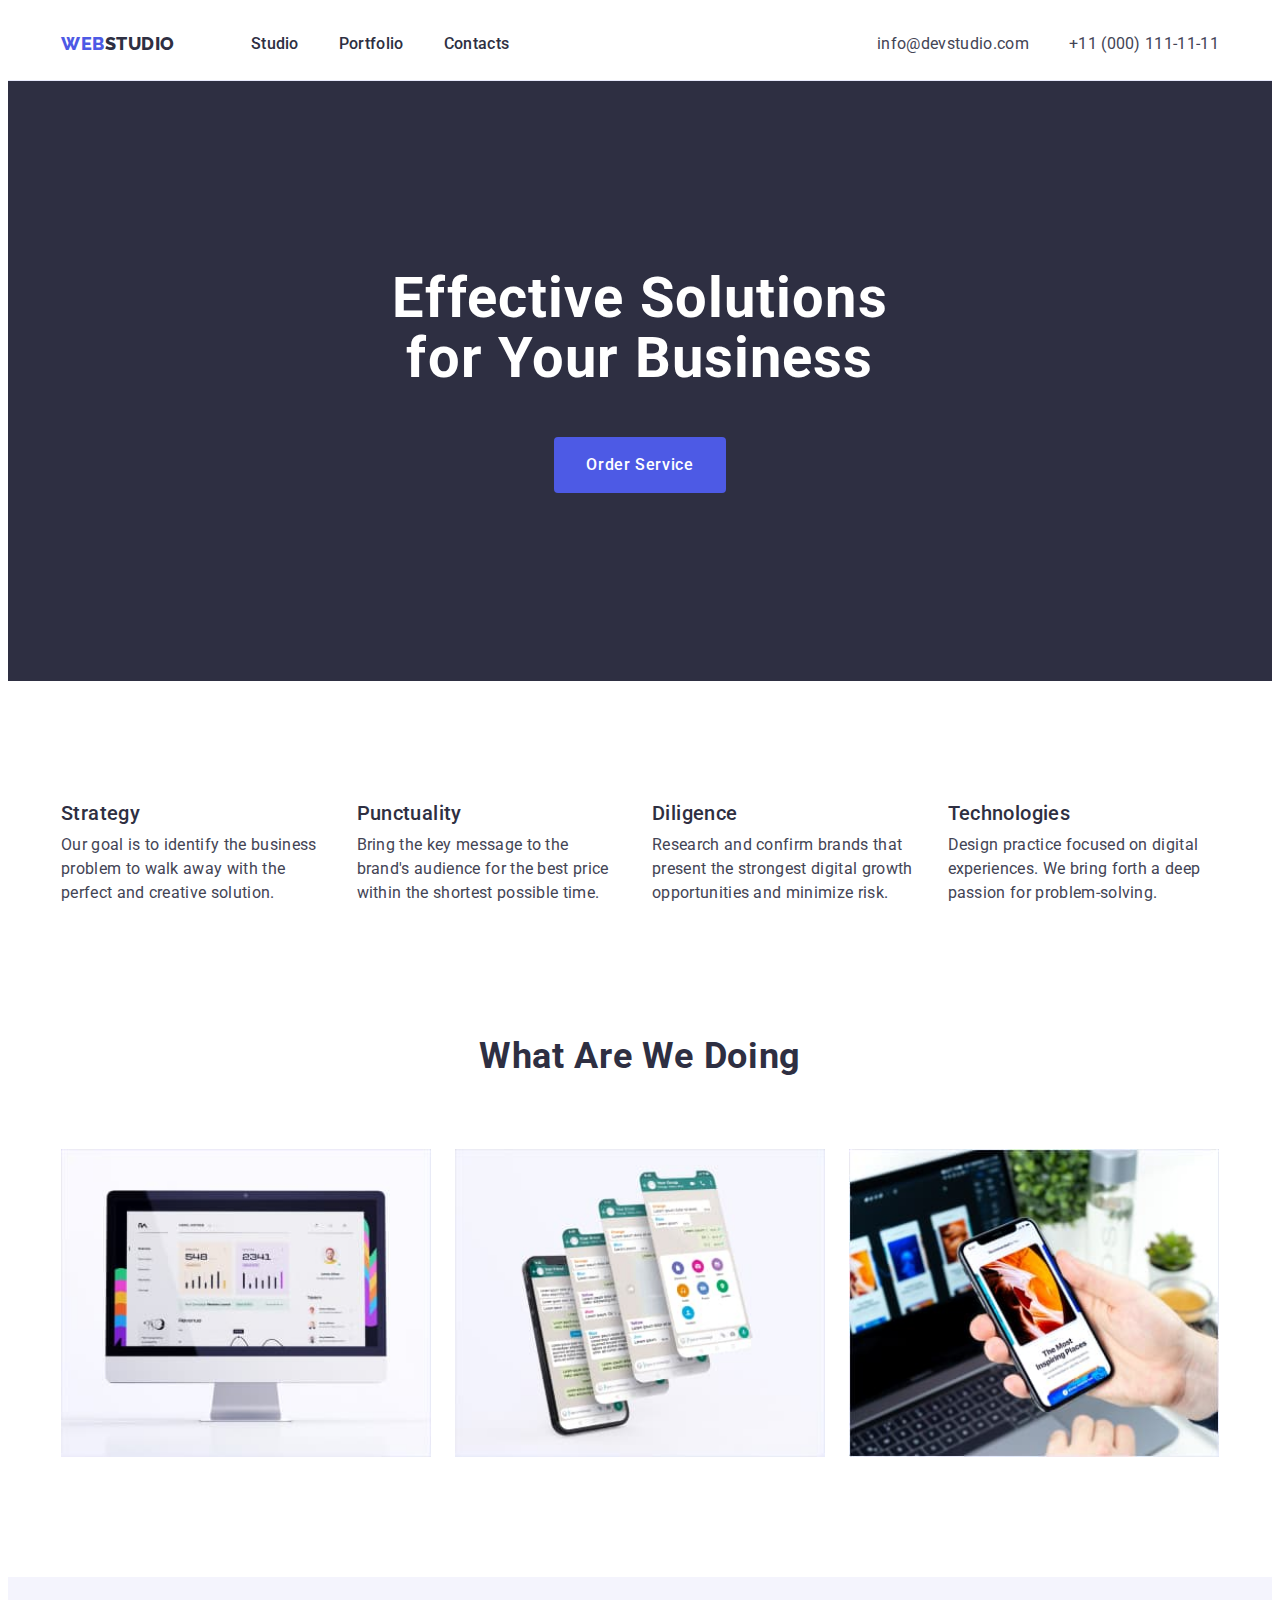
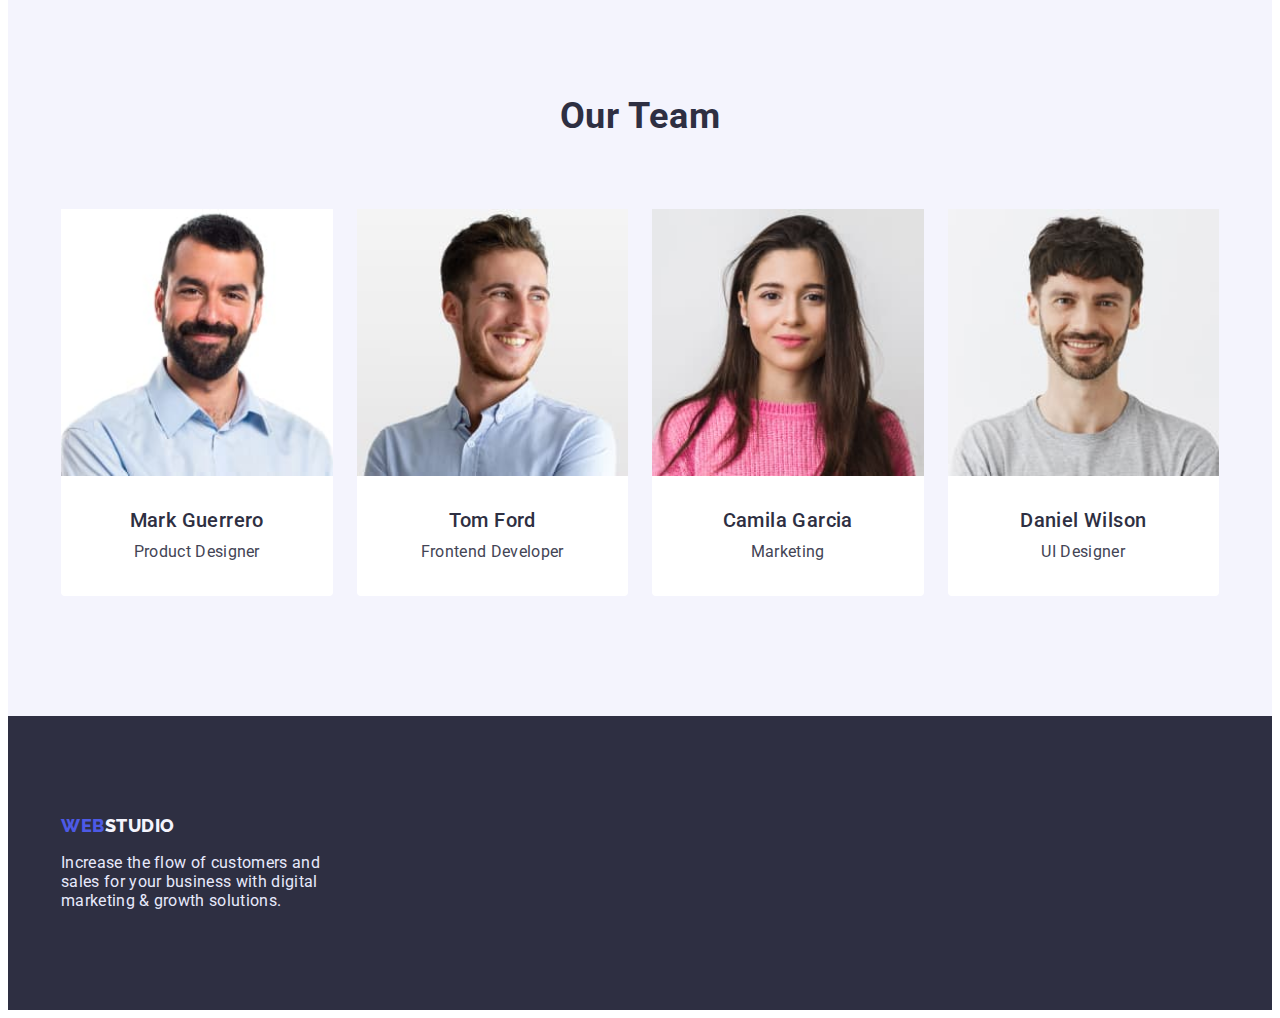
<file: index.html>
<!DOCTYPE html>

    <html lang="en">
    <head>
        <meta charset="UTF-8">
        <meta http-equiv="X-UA-Compatible" content="IE=edge">
        <meta name="viewport" content="width=device-width, initial-scale=1.0">
        <title>WebStudio</title>
        <link rel="stylesheet" href="https://cdnjs.cloudflare.com/ajax/libs/modern-normalize/1.1.0/modern-normalize.min.css" integrity="sha512-wpPYUAdjBVSE4KJnH1VR1HeZfpl1ub8YT/NKx4PuQ5NmX2tKuGu6U/JRp5y+Y8XG2tV+wKQpNHVUX03MfMFn9Q==" crossorigin="anonymous" referrerpolicy="no-referrer" />
        <link rel="preconnect" href="https://fonts.googleapis.com">
        <link rel="preconnect" href="https://fonts.gstatic.com" crossorigin>
        <link href="https://fonts.googleapis.com/css2?family=Montserrat:wght@400;700&family=Raleway:wght@800&family=Roboto:wght@400;500;700&display=swap" rel="stylesheet">
        <link rel="stylesheet" href="css/styles.css">
    </head>
    <body>
        <header class="header">
            <div class="container header-container">
            <nav class="header-navigation">
            <a class="header-logo" href="./index.html"><span>Web</span>Studio</a>
            <ul class="header-list">
        <li class="header-item item">
            <a class="header-link" href="./index.html">Studio</a>
        </li>
        <li class="header-item item">
            <a class="header-link" href="./portfolio.html">Portfolio</a>
        </li>
        <li class="header-item item">
            <a class="header-link" href="./contacts.html">Contacts</a>
        </li>
    </ul>
    </nav>
    <address>
        <ul class="header-address">
            <li class="header-item item"> 
                <a class="header-contacts" href="mailto:info@devstudio.com">info@devstudio.com</a>
            </li>
            <li class="header-item item">
                <a class="header-contacts" href="tel:+110001111111">+11 (000) 111-11-11</a>
            </li>
        </ul>
    </address>
    </div>  
    </header>
    
        <main>
            <!--Section1-->
        <section class="hero">
            <div class="container hero-container">
            <h1 class="hero-title">Effective Solutions for Your Business</h1>
                <button class="hero-btn" type="button">Order Service</button>
            </div>
        </section>
        <!--Section2-->
        <section class="section advantages">
            <div class="container">
            <h2 class="visually-hidden">Adantages</h2>
        <ul class="advantages-list">
            <li class="advantages-item item">
                <h3 class="advantages-subtitle">Strategy</h3>
                <p class="advantages-text">Our goal is to identify the business problem to walk away with the perfect and creative solution.</p>
            </li>
            <li class="advantages-item item">
                <h3 class="advantages-subtitle">Punctuality</h3>
                <p class="advantages-text">Bring the key message to the brand's audience for the best price within the shortest possible time.</p>
            </li>
            <li class="advantages-item item">
                <h3 class="advantages-subtitle">Diligence</h3>
                <p class="advantages-text">Research and confirm brands that present the strongest digital growth opportunities and minimize risk.</p>
            </li>
            <li class="advantages-item item">
                <h3 class="advantages-subtitle">Technologies</h3>
                <p class="advantages-text">Design practice focused on digital experiences. We bring forth a deep passion for problem-solving.</p>
            </li>
        </ul>
        </div>
        </section>
        <!--Section3-->
        <section class="section doing">
            <div class="container">
            <h2 class="doing-title">What are we doing</h2>
            <ul class="doing-list">
                <li class="doing-item item">
                    <img src="./images/work/images1.jpg" alt="computer" width="360" height="300">
                </li>
                <li class="doing-item item">
                    <img src="./images/work/images2.jpg" alt="mobile software" width="360" height="300">
                </li>
                <li class="doing-item item">
                    <img src="./images/work/images3.jpg" alt="smartphone" width="360" height="300">
                </li>
            </ul>
        </div>
        </section>
        <!--Section4-->
        <section class="section team">
            <div class="container">
        <h2 class="team-title">Our Team</h2>
        <ul class="team-list">
            <li class="team-item item">  
                <img src="./images/team/specialist1.jpg" alt="specialist Mark Guerrero" width="264" height="260">
                <h3 class="team-subtitle">Mark Guerrero</h3>
                <p class="team-text">Product Designer</p>
            </li>
            <li class="team-item item">
            <img src="./images/team/specialist2.jpg" alt="specialist Tom Ford" width="264" height="260">
            <h3 class="team-subtitle">Tom Ford</h3>
            <p class="team-text">Frontend Developer</p>
            </li>
            <li class="team-item item">
                <img src="./images/team/specialist3.jpg" alt="specialist Camila Garcia" width="264" height="260">
                <h3 class="team-subtitle">Camila Garcia</h3>
                <p class="team-text">Marketing</p>
            </li>
            <li class="team-item item">
                <img src="./images/team/specialist4.jpg" alt="specialist Daniel Wilson" width="264" height="260">
                <h3 class="team-subtitle">Daniel Wilson</h3>
                <p class="team-text">UI Designer</p>
            </li>
        </ul>
        </div>
        </section>
        </main>
        <footer class="footer">
            <div class="container">
            <a href="./index.html" class="footer-logo"><span>Web</span>Studio</a>
            <p class="footer-text">Increase the flow of customers and sales for your business with digital marketing & growth solutions.</p>
        </div>
        </footer>

        
    </body>
    </html>
</file>
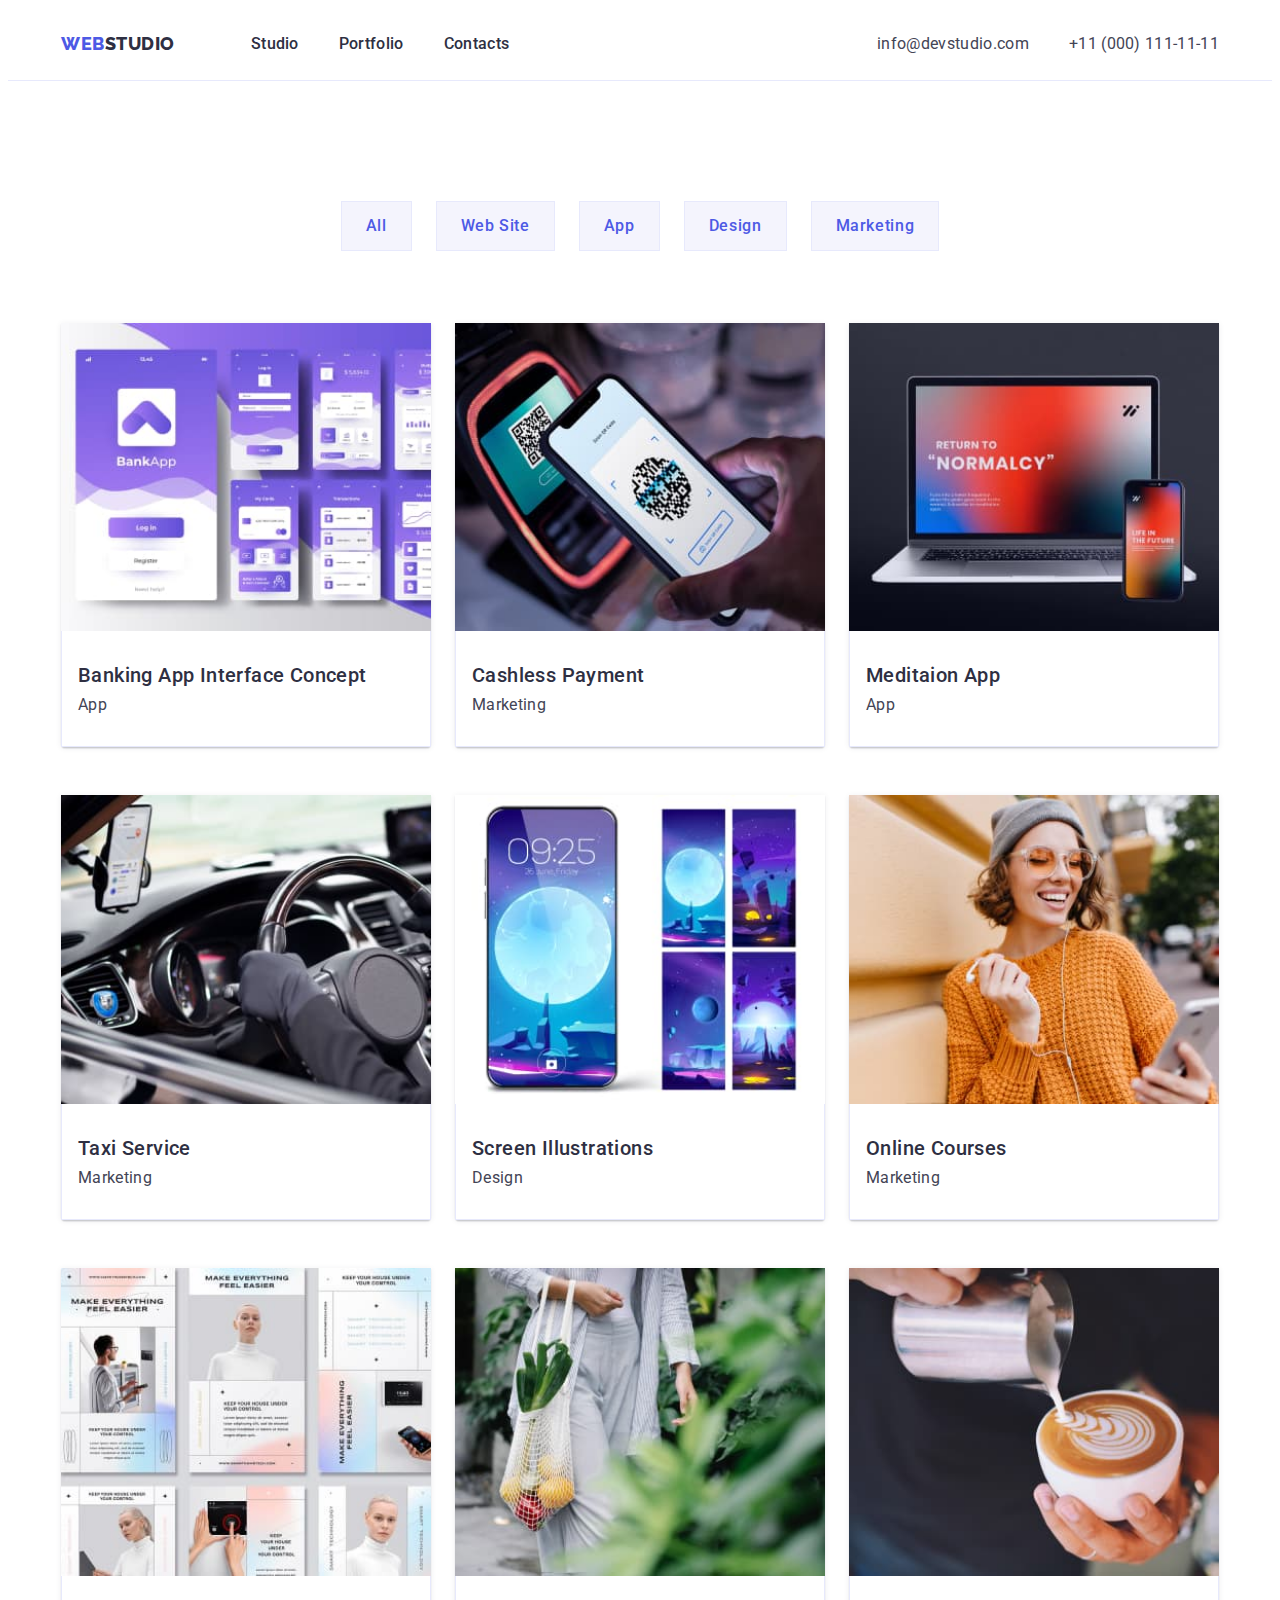
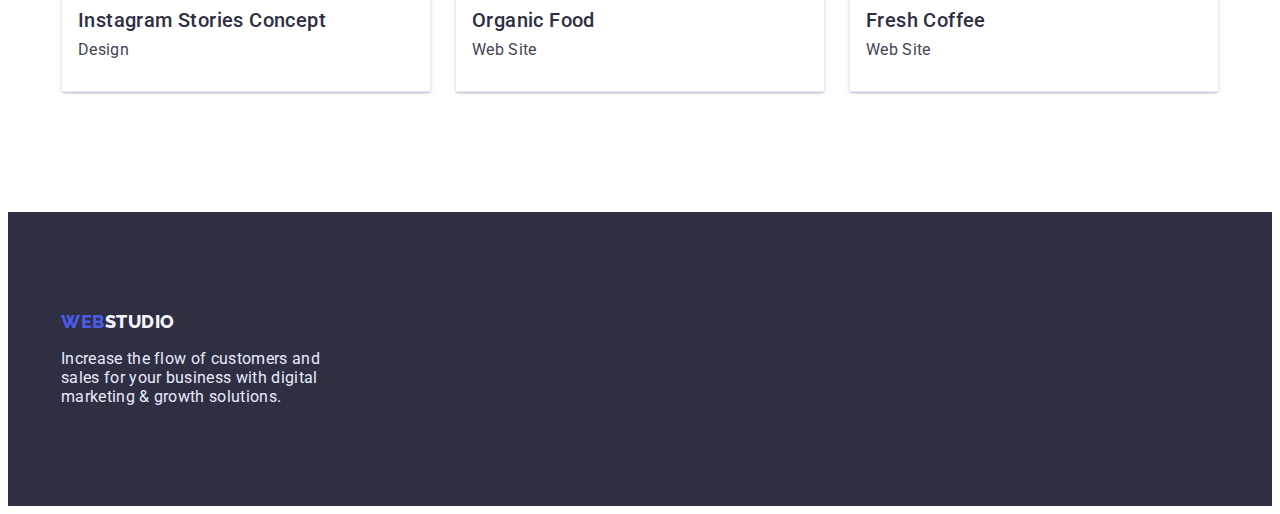
<file: portfolio.html>
<!DOCTYPE html>
    <html lang="en">
        <head>
            <meta charset="UTF-8">
            <meta http-equiv="X-UA-Compatible" content="IE=edge">
            <meta name="viewport" content="width=device-width, initial-scale=1.0">
            <title>Portfolio</title>
            <link rel="stylesheet" href="https://cdnjs.cloudflare.com/ajax/libs/modern-normalize/1.1.0/modern-normalize.min.css" integrity="sha512-wpPYUAdjBVSE4KJnH1VR1HeZfpl1ub8YT/NKx4PuQ5NmX2tKuGu6U/JRp5y+Y8XG2tV+wKQpNHVUX03MfMFn9Q==" crossorigin="anonymous" referrerpolicy="no-referrer" />
            <link rel="preconnect" href="https://fonts.googleapis.com">
            <link rel="preconnect" href="https://fonts.gstatic.com" crossorigin>
            <link href="https://fonts.googleapis.com/css2?family=Montserrat:wght@400;700&family=Raleway:wght@800&family=Roboto:wght@400;500;700&display=swap" rel="stylesheet">
            <link rel="stylesheet" href="css/styles.css">
        </head>
    <body>
        <header class="header">
            <div class="container header-container">
            <nav class="header-navigation">
            <a class="header-logo" href="./index.html"><span>Web</span>Studio</a>
            <ul class="header-list">
        <li class="header-item item">
            <a class="header-link" href="./index.html">Studio</a>
        </li>
        <li class="header-item item">
            <a class="header-link" href="./portfolio.html">Portfolio</a>
        </li>
        <li class="header-item item">
            <a class="header-link" href="./contacts.html">Contacts</a>
        </li>
    </ul>
    </nav>
    <address>
        <ul class="header-address">
            <li class="header-item item"> 
                <a class="header-contacts" href="mailto:info@devstudio.com">info@devstudio.com</a>
            </li>
            <li class="header-item item">
                <a class="header-contacts" href="tel:+110001111111">+11 (000) 111-11-11</a>
            </li>
        </ul>
    </address>
    </div>  
    </header>
    <main>   
        <!--Section-->
        <section class="section filter">
            <div class="container">
            <h1 class="visually-hidden">Portfolio</h1>
            <ul class="filter-list">
                <li class="filter-item item"><button type="button" class="filter-btn">All</button></li>
                <li class="filter-item item"><button type="button" class="filter-btn">Web Site</button></li>
                <li class="filter-item item"><button type="button" class="filter-btn">App</button></li>
                <li class="filter-item item"><button type="button" class="filter-btn">Design</button></li>
                <li class="filter-item item"><button type="button" class="filter-btn">Marketing</button></li>
            </ul>
            
            <ul class="portfolio-list">
            <li class="portfolio-item item">
                <article>               
                <img src="./images/portfolio/banking.jpg" alt="Banking App" width="360" height="300">
               <div class="portfolio">
                <h2 class="portfolio-subtitle">Banking App Interface Concept</h2>
                <p class="portfolio-text">App</p>
            </div>
            </article>
            </li>

            <li class="portfolio-item item">
                <article>
                <img src="./images/portfolio/payment.jpg" alt="Cashless Payment" width="360" height="300">
                <div class="portfolio">
                <h2 class="portfolio-subtitle">Cashless Payment</h2>
                <p class="portfolio-text">Marketing</p>
            </div>
            </article>
            </li>
            <li class="portfolio-item item">     
                <article>
                <img src="./images/portfolio/meditation.jpg" alt="Meditaion App" width="360" height="300">
                <div class="portfolio">
                    <h2 class="portfolio-subtitle">Meditaion App</h2>
                <p class="portfolio-text">App</p>
            </div>
            </article>
            </li>
            <li class="portfolio-item item">
                <article>
                <img src="./images/portfolio/taxi.jpg" alt="Taxi Service" width="360" height="300">
                <div class="portfolio">
                <h2 class="portfolio-subtitle">Taxi Service</h2>
                <p class="portfolio-text">Marketing</p>
            </div>
            </article>
            </li>
            <li class="portfolio-item item">
                <article>
                <img src="./images/portfolio/screen.jpg" alt="Screen Illustrations" width="360" height="300">
                <div class="portfolio">
                <h2 class="portfolio-subtitle">Screen Illustrations</h2>
                <p class="portfolio-text">Design</p>
            </div>
            </article>
            </li>
            <li class="portfolio-item item">
                <article>
                <img src="./images/portfolio/courses.jpg" alt="Online Courses" width="360" height="300">
                <div class="portfolio">
                <h2 class="portfolio-subtitle">Online Courses</h2>
                <p class="portfolio-text">Marketing</p>
            </div>
            </article>
            </li>
            <li class="portfolio-item item">
                <article>
                <img src="./images/portfolio/instagram.jpg" alt="Instagram Stories Concept" width="360" height="300">
                <div class="portfolio">
                <h2 class="portfolio-subtitle">Instagram Stories Concept</h2>
                <p class="portfolio-text">Design</p>
            </div>
            </article>
            </li>
            <li class="portfolio-item item">
                <article>
                <img src="./images/portfolio/food.jpg" alt="Organic Food" width="360" height="300">
                <div class="portfolio">
                <h2 class="portfolio-subtitle">Organic Food</h2>
                <p class="portfolio-text">Web Site</p>
            </div>
            </article>
            </li>
            <li class="portfolio-item item">
                <article>
                <img src="./images/portfolio/coffee.jpg" alt="Fresh Coffee" width="360" height="300">
                <div class="portfolio">
                <h2 class="portfolio-subtitle">Fresh Coffee</h2>
                <p class="portfolio-text">Web Site</p>
            </div>
            </article>
            </li>
        </ul> 
        </div>
        </section>
          
    </main>

    <footer class="footer">
        <div class="container">
        <a href="./index.html" class="footer-logo logo"><span>Web</span>Studio</a>
        <p class="footer-text text">Increase the flow of customers and sales for your business with digital marketing & growth solutions.</p>
    </div>
    </footer>

    </body>
    </html>
</file>
<file: css/styles.css>
:root {
      --secondary-font: 'Raleway', sans-serif;
      --background-color: #2e2f42;
      --main-text-color: #434455;
      --logo-span-color: #4D5AE5;
      --link-hover-color: #404bbf;
      --hero-title-color:  #ffffff;
      --footer-logo-color:  #F4F4FD;
      --footer-text-color: #E7E9FC;
    }

        h1, h2, h3, h4, h5, h6, p, ul {
          margin: 0;
          padding: 0;
        }

  

        body {
        font-family: 'Roboto', sans-serif;
        color: var(--background-color);
        }

        .item {
          list-style: none;
        }

        .container {
          max-width: 1158px;
          margin-right: auto;
          margin-left: auto;
          padding: 0 15px;
        }
    
        .visually-hidden {
            position: absolute;
            width: 1px;
            height: 1px;
            margin: -1px;
            border: 0;
            padding: 0;
            white-space: nowrap;
            clip-path: inset(100%);
            clip: rect(0 0 0 0);
            overflow: hidden;
          }

          img {
            display: block;
            min-width: 100%;
            height: auto;
          }

          .header {
            padding: 24px 0;
            border-bottom: 1px solid var(--footer-text-color);
          }
      
          .header-logo {          
            font-family: "Raleway", sans-serif;
            font-weight: 800;
            font-size: 18px;
            line-height: 1.33;
            letter-spacing: 0.03em;
            text-decoration: none;
            text-transform: uppercase;
            color: var(--background-color);
            margin-right: 76px;
          }

          .header-logo span {
            color: var(--logo-span-color);
          }

          .header-container{
            display: flex;
            justify-content: space-between;
          }

          .header-navigation {
            display: flex;
            align-items: center;
          }

          .header-list {
            display: flex;
            gap: 40px;
          }

          .header-link:active {
            color: var(--link-hover-color);
            text-decoration: underline;
          }

          .header-link {
            font-weight: 500;
            font-size: 16px;
            line-height: 1.5;
            letter-spacing: 0.02em;
            text-decoration: none;
            color: var(--background-color);           
          }

          .header-address {
            display: flex;
            gap: 40px;
          }

          .header-contacts {
            font-size: 16px;
            line-height: 1.5;
            letter-spacing: 0.02em;
            text-decoration: none;
            font-style: normal;
            align-items: center;
            color: var(--main-text-color);
          }

          .header-contacts:active {
            color: var(--link-hover-color);
          }

          .header-contacts:hover,
          .header-contacts:focus {
            color: var(--link-hover-color);
          }

          .hero {
            background-color: var(--background-color);
            padding: 188px 0;
          }

          .hero-container {
            display: flex;
            flex-direction: column;
            align-items: center;
          }

          .hero-title {
            font-size: 56px;
            line-height: 1.07;
            letter-spacing: 0.02em;
            color: var(--hero-title-color);
            max-width: 496px;
            margin-bottom: 48px;
            text-align: center;
          }

          .hero-btn {
            font-family: inherit;
            font-weight: 500;
            font-size: 16px;
            line-height: 1.5;
            display: flex;
            align-items: center;
            letter-spacing: 0.04em;
            background-color: var(--logo-span-color);
            color: var(--hero-title-color);
            border-radius: 4px;
            border: none;
            min-width: 169px;
            padding: 16px 32px;
            cursor: pointer;   
          }

          .hero-btn:hover,
          .hero-btn:focus {
            background-color: var(--link-hover-color);
          }

          .section {
            padding: 120px 0;
          }

          .advantages {
           padding-bottom: 0;
          }

          .advantages-list {
            display: flex;
            gap: 24px;
            flex-wrap: wrap;
          }

          .advantages-subtitle {
            font-weight: 500;
            font-size: 20px;
            line-height: 1.2;
            letter-spacing: 0.02em;
            margin-bottom: 8px;           
          }

          .advantages-item {
            flex-basis: calc((100% - 72px) / 4);
          }

          .advantages-text {
            font-size: 16px;
            line-height: 1.5;
            letter-spacing: 0.02em;
            color: var(--main-text-color);
            width: 264px;
            height: 72px;
          }

          .doing {

          }

          .doing-title {
            font-size: 36px;
            line-height: 1.11;
            letter-spacing: 0.02em;
            text-transform: capitalize;
            text-align: center;
            padding-top: 12px;
            padding-bottom: 72px;
          }
            
          .doing-list {
            display: flex;
            gap: 24px;
            flex-wrap: wrap;
          }
    
          .doing-item {
            flex-basis: calc((100% - 48px) / 3);
          }

          .team {
            background: var(--footer-logo-color);
          }

          .team-title {
            font-size: 36px;
            line-height: 1.11;
            letter-spacing: 0.02em;
            text-transform: capitalize;
            text-align: center;
            margin-bottom: 72px;
          }

          .team-list {
            display: flex;
            gap: 24px;
            flex-wrap: wrap;
          }

          .team-item {
            background: var(--hero-title-color);
            border-radius: 0px 0px 4px 4px;
            flex-basis: calc((100% - 72px) / 4); 
          }

          .team-subtitle {
            font-weight: 500;
            font-size: 20px;
            line-height: 1.2;
            text-align: center;
            letter-spacing: 0.02em;
            margin-bottom: 8px;
            padding-top: 32px;
          }

          .team-text {
            font-size: 16px;
            line-height: 1.5;
            text-align: center;
            letter-spacing: 0.02em;
            color: var(--main-text-color);
            padding-bottom: 32px;
          }


          .filter-list {
            display: flex;
            gap: 24px;
            margin-bottom: 72px;
            justify-content: center;
            flex-wrap: wrap;   
          }

          .filter-btn {
            font-family: inherit;
            font-weight: 500;
            font-size: 16px;
            line-height: 1.5;
            letter-spacing: 0.04em;
            color: var(--logo-span-color);
            background-color: var(--footer-logo-color);
            border: 1px solid var(--footer-text-color);
            min-width: 69px;
            padding: 12px 24px;
            cursor: pointer;
          }

          .filter-btn:hover,
          .filter-btn:focus {
            color: var(--hero-title-color);
            background-color: var(--link-hover-color);
          }

          .portfolio {
            border: 1px solid #e7e9fc;
            border-top: 0;
            padding: 32px 16px;
          }


          .portfolio-list {
            display: flex;
            flex-wrap: wrap;
            gap: 48px 24px;
          }

          .portfolio-item {
            background: #ffffff;
            box-shadow: 0px 1px 6px rgba(46, 47, 66, 0.08), 0px 1px 1px rgba(46, 47, 66, 0.16), 0px 2px 1px rgba(46, 47, 66, 0.08);
            border-radius: 0px 0px 4px 4px;
          }

          .portfolio-list > .portfolio-item {
            flex-basis: calc((100% - 48px) / 3);
          }

          .portfolio-subtitle {
            font-weight: 500;
            font-size: 20px;
            line-height: 1.2;
            letter-spacing: 0.02em;
            color: var(--background-color);
            margin-bottom: 8px;
          }

          .portfolio-text {
            font-size: 16px;
            line-height: 1,5;
            letter-spacing: 0.02em;
            color: var(--main-text-color);
          }

          .portfolio-text:active {
            color: var(--link-hover-color);
            text-decoration: underline;
          }

         
          .footer {
            background: var(--background-color);
            padding: 100px 0;
          }
          
          .footer-logo {
            color: var(--footer-logo-color);
            font-family: var(--secondary-font);
            font-weight: 800;
            font-size: 18px;
            line-height: 1.16;
            letter-spacing: 0.03em;
            text-transform: uppercase;
            text-decoration: none;
          }

          .footer-logo span {
            color: var(--logo-span-color);
          }

          .footer-text {
            font-size: 16px;
            line-height: 1,5;
            letter-spacing: 0.02em;
            color: var(--footer-text-color);
            margin-top: 16px;
            width: 274px;
          }
</file>
